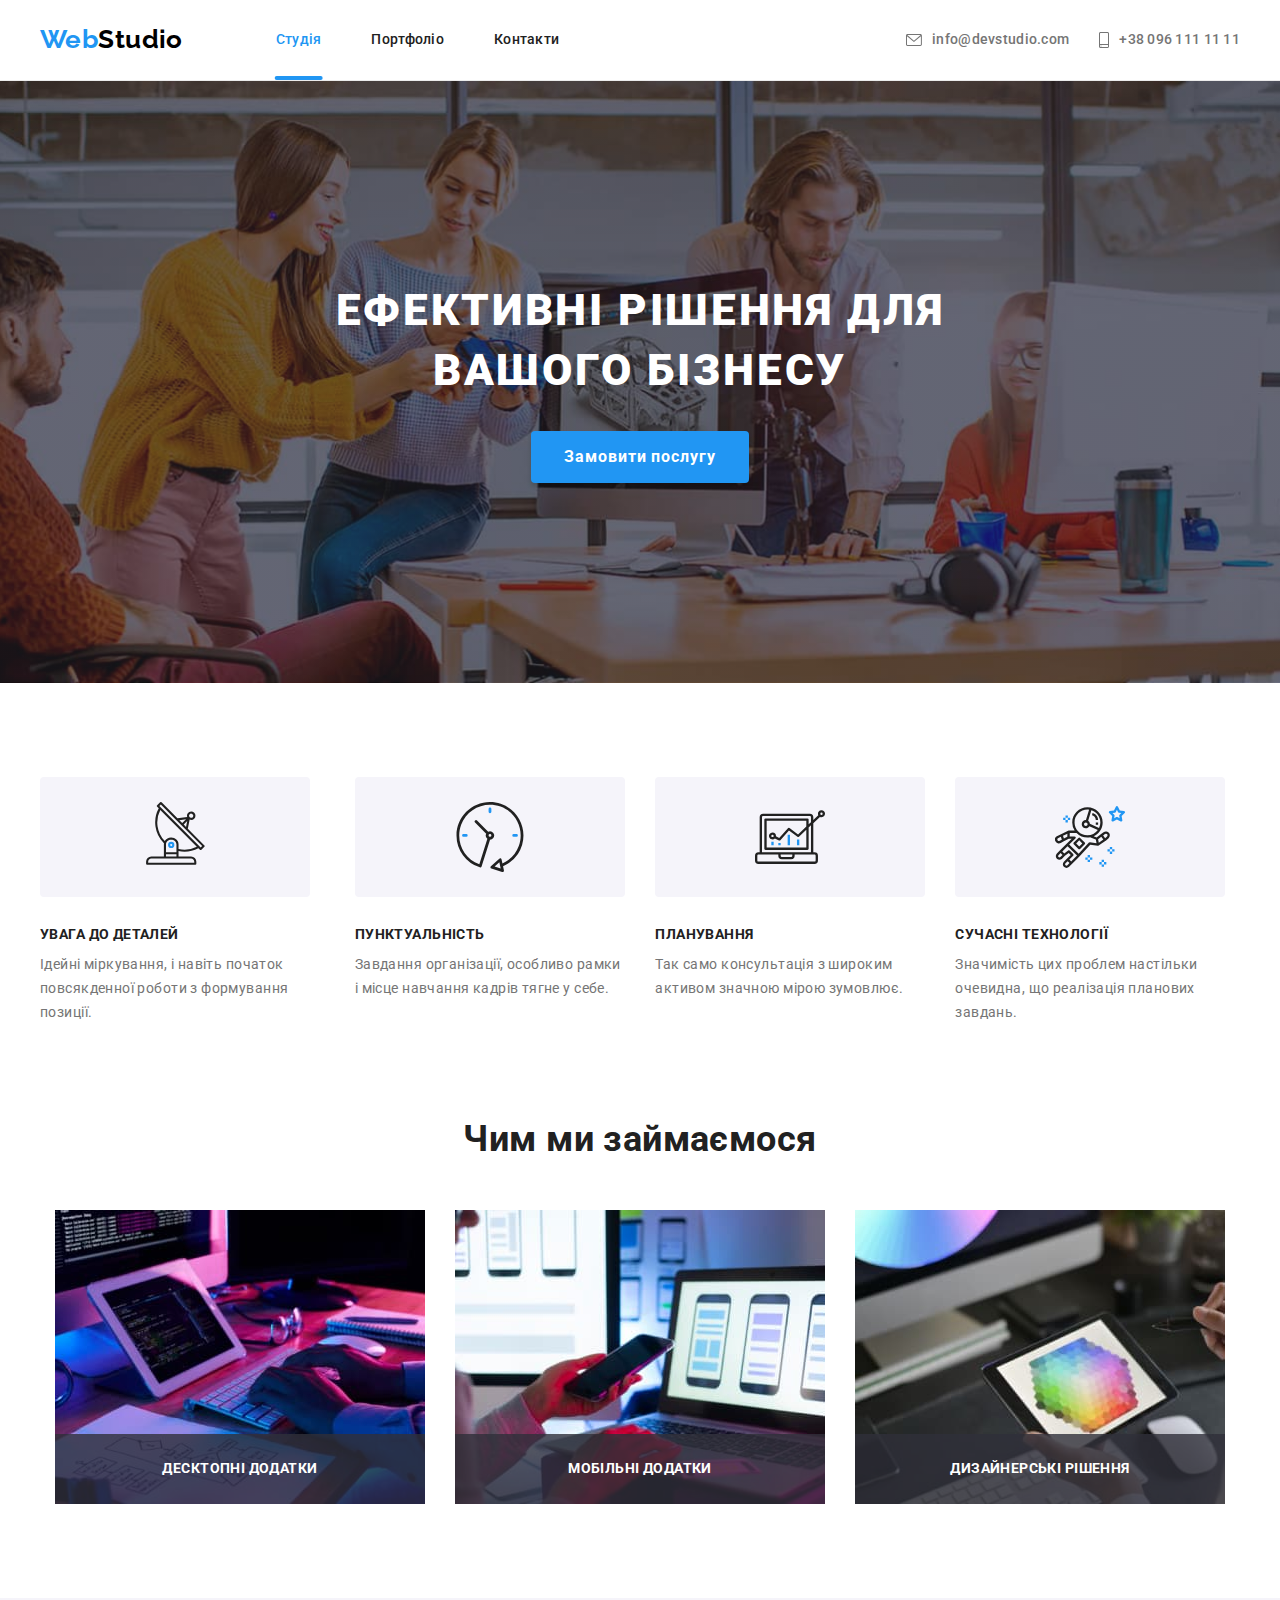
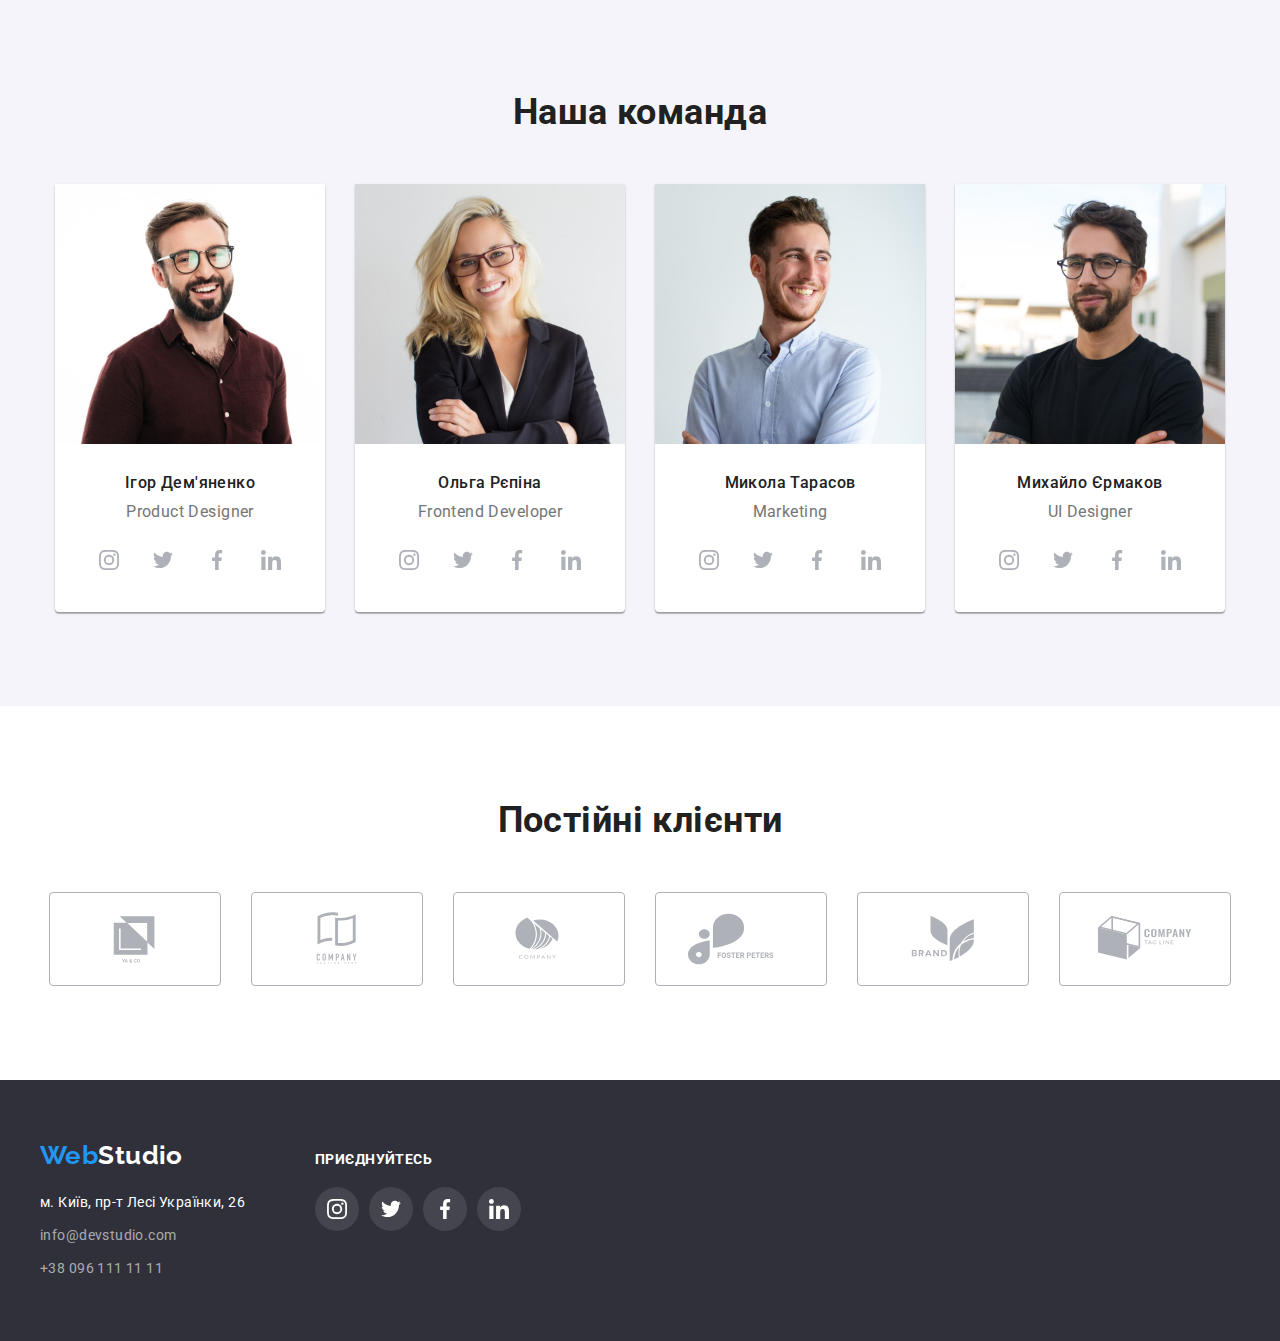
<file: index.html>
<!DOCTYPE html>
<html lang="uk">

<head>
  <meta charset="UTF-8" />
  <meta http-equiv="X-UA-Compatible" content="IE=edge" />
  <meta name="viewport" content="width=device-width, initial-scale=1.0" />
  <title>Studio</title>
  <link rel="preconnect" href="https://fonts.googleapis.com" />
  <link rel="preconnect" href="https://fonts.gstatic.com" crossorigin />
  <link href="https://fonts.googleapis.com/css2?family=Raleway:wght@700&family=Roboto:wght@400;500;700;900&display=swap"
    rel="stylesheet" />
  <link rel="stylesheet" href="https://cdnjs.cloudflare.com/ajax/libs/modern-normalize/1.1.0/modern-normalize.min.css"
    integrity="sha512-wpPYUAdjBVSE4KJnH1VR1HeZfpl1ub8YT/NKx4PuQ5NmX2tKuGu6U/JRp5y+Y8XG2tV+wKQpNHVUX03MfMFn9Q=="
    crossorigin="anonymous" referrerpolicy="no-referrer" />
  <link rel="stylesheet" href="./css/style.css" />
</head>

<body>
  <header class="header">
    <div class="container header-container">
      <nav class="header-navigation">
        <a class="icon" href="./index.html"><span class="icon-web">Web</span><span class="icon-studio">Studio</span></a>

        <ul class="nav-list list">
          <li class="nav-list-item">
            <a href="./index.html" class="link current">Студія</a>
          </li>
          <li class="nav-list-item">
            <a href="./portfolio.html" class="link">Портфоліо</a>
          </li>
          <li class="nav-list-item"><a href="" class="link">Контакти</a></li>
        </ul>
      </nav>
      <ul class="nav-contact list">
        <li>
          <a href="mailto:info@devstudio.com" target="_blank" class="contact"><svg class="icon-contact" width="16"
              height="12">
              <use href="./images/icons.svg#icon-header-icon-imail"></use>
            </svg>info@devstudio.com</a>
        </li>

        <li>
          <a href="tel:+380961111111" class="contact"><svg class="icon-contact" width="10" height="16">
              <use href="./images/icons.svg#icon-header-icon-tel"></use>
            </svg>+38 096 111 11 11</a>
        </li>
      </ul>
    </div>
  </header>
  <main>
    <section class="hero">
      <div class="container ">
        <h1 class="hero-title">Ефективні рішення для вашого бізнесу</h1>
        <button type="button" class="hero-button button" data-modal-open>
          Замовити послугу
        </button>
      </div>
    </section>

    <section class="section-qualities">
      <div class="container">
        <h2 class="title-invisible">Якості нашої компаніі</h2>



        <ul class="list qualities-list">
          <li>
            <div class="item"><svg class="icon-qualities" width="70" height="70">
                <use href="./images/icons.svg#icon-antenna-1"></use>
              </svg></div>
            <h3 class="qualities-title">УВАГА ДО ДЕТАЛЕЙ</h3>
            <p class="qualities-text">
              Ідейні міркування, і навіть початок повсякденної роботи з
              формування позиції.
            </p>
          </li>
          <li>
            <div class="item"><svg class="icon-qualities" width="70" height="70">
                <use href="./images/icons.svg#icon-clock-1"></use>
              </svg></div>
            <h3 class="qualities-title">ПУНКТУАЛЬНІСТЬ</h3>
            <p class="qualities-text">
              Завдання організації, особливо рамки і місце навчання кадрів
              тягне у себе.
            </p>
          </li>
          <li>
            <div class="item"><svg class="icon-qualities" width="70" height="70">
                <use href="./images/icons.svg#icon-diagram-1"></use>
              </svg></div>
            <h3 class="qualities-title">ПЛАНУВАННЯ</h3>
            <p class="qualities-text">
              Так само консультація з широким активом значною мірою зумовлює.
            </p>
          </li>
          <li>
            <div class="item"><svg class="icon-qualities" width="70" height="70">
                <use href="./images/icons.svg#icon-astronaut-1"></use>
              </svg></div>
            <h3 class="qualities-title">СУЧАСНІ ТЕХНОЛОГІЇ</h3>
            <p class="qualities-text">
              Значимість цих проблем настільки очевидна, що реалізація
              планових завдань.
            </p>
          </li>
        </ul>


      </div>
    </section>

    <section class="qualities-pictures">
      <div class="container">
        <h2 class="section-title">Чим ми займаємося</h2>
        <ul class="list qualities-pictures-list">
          <li class="qualities-pictures-item">
            <img class="image-qualities" src="./images/box1.jpg" alt="На малюнку зоображена Розробка" width="370" />
            <div class="qualities-box">
              <p class="qualities-top-text">Десктопні додатки</p>
            </div>

          </li>
          <li class="qualities-pictures-item">
            <img class="image-qualities" src="./images/box2.jpg" alt="На малюнку зоображена Оптимізація" width="370" />
            <div class="qualities-box">
              <p class="qualities-top-text">Мобільні додатки</p>
            </div>
          </li>
          <li class="qualities-pictures-item">
            <img class="image-qualities" src="./images/box3.jpg" alt="На малюнку зоображений Дизайн" width="370" />
            <div class="qualities-box">
              <p class="qualities-top-text">Дизайнерські рішення</p>
            </div>
          </li>
        </ul>
      </div>
    </section>

    <section class="section-our-team">
      <div class="container">
        <h2 class="section-title">Наша команда</h2>

        <div class="box-our-team">
          <ul class="our-team-list list">
            <li class="our-team-item">
              <img class="image-our-team" src="./images/img.jpg" alt="Фото Ігор Дем'яненко" width="270" />

              <div class="our-team-box">
                <h3 class="our-team-title">Ігор Дем'яненко</h3>
                <p class="our-team-text" lang="en">Product Designer</p>

                <ul class="our-team-icon list">
                  <li class="our-team-soc">
                    <a href="https://www.instagram.com" target="_blank" rel="noopener noreferrer" class="our-team-link">
                      <svg class="our-team-svg" width="20" height="20">
                        <use href="./images/icons.svg#icon-instagram-2"></use>
                      </svg>
                    </a>
                  </li>
                  <li class="our-team-soc">
                    <a href="https://twitter.com" target="_blank" rel="noopener noreferrer" class="our-team-link">
                      <svg class="our-team-svg" width="20" height="20">
                        <use href="./images/icons.svg#icon-twitter-1"></use>
                      </svg>
                    </a>
                  </li>
                  <li class="our-team-soc">
                    <a href="https://www.facebook.com" target="_blank" rel="noopener noreferrer" class="our-team-link">
                      <svg class="our-team-svg" width="20" height="20">
                        <use href="./images/icons.svg#icon-facebook-1"></use>
                      </svg>
                    </a>
                  </li>
                  <li class="our-team-soc">
                    <a href="https://www.linkedin.com" target="_blank" rel="noopener noreferrer" class="our-team-link">
                      <svg class="our-team-svg" width="20" height="20">
                        <use href="./images/icons.svg#icon-linkedin-1"></use>
                      </svg>
                    </a>
                  </li>
                </ul>

              </div>
            </li>

            <li class="our-team-item">
              <img class="image-our-team" src="./images/img(1).jpg" alt="Фото Ольга Рєпіна" width="270" />

              <div class="our-team-box">
                <h3 class="our-team-title">Ольга Рєпіна</h3>
                <p class="our-team-text" lang="en">Frontend Developer</p>

                <ul class="our-team-icon list">
                  <li class="our-team-soc">
                    <a href="https://www.instagram.com" target="_blank" rel="noopener noreferrer" class="our-team-link">
                      <svg class="our-team-svg" width="20" height="20">
                        <use href="./images/icons.svg#icon-instagram-2"></use>
                      </svg>
                    </a>
                  </li>
                  <li class="our-team-soc">
                    <a href="https://twitter.com" target="_blank" rel="noopener noreferrer" class="our-team-link">
                      <svg class="our-team-svg" width="20" height="20">
                        <use href="./images/icons.svg#icon-twitter-1"></use>
                      </svg>
                    </a>
                  </li>
                  <li class="our-team-soc">
                    <a href="https://www.facebook.com" target="_blank" rel="noopener noreferrer" class="our-team-link">
                      <svg class="our-team-svg" width="20" height="20">
                        <use href="./images/icons.svg#icon-facebook-1"></use>
                      </svg>
                    </a>
                  </li>
                  <li class="our-team-soc">
                    <a href="https://www.linkedin.com" target="_blank" rel="noopener noreferrer" class="our-team-link">
                      <svg class="our-team-svg" width="20" height="20">
                        <use href="./images/icons.svg#icon-linkedin-1"></use>
                      </svg>
                    </a>
                  </li>
                </ul>
              </div>
            </li>

            <li class="our-team-item">
              <img class="image-our-team" src="./images/img(2).jpg" alt="Фото Микола Тарасов" width="270" />

              <div class="our-team-box">
                <h3 class="our-team-title">Микола Тарасов</h3>
                <p class="our-team-text" lang="en">Marketing</p>

                <ul class="our-team-icon list">
                  <li class="our-team-soc">
                    <a href="https://www.instagram.com" target="_blank" rel="noopener noreferrer" class="our-team-link">
                      <svg class="our-team-svg" width="20" height="20">
                        <use href="./images/icons.svg#icon-instagram-2"></use>
                      </svg>
                    </a>
                  </li>
                  <li class="our-team-soc">
                    <a href="https://twitter.com" target="_blank" rel="noopener noreferrer" class="our-team-link">
                      <svg class="our-team-svg" width="20" height="20">
                        <use href="./images/icons.svg#icon-twitter-1"></use>
                      </svg>
                    </a>
                  </li>
                  <li class="our-team-soc">
                    <a href="https://www.facebook.com" target="_blank" rel="noopener noreferrer" class="our-team-link">
                      <svg class="our-team-svg" width="20" height="20">
                        <use href="./images/icons.svg#icon-facebook-1"></use>
                      </svg>
                    </a>
                  </li>
                  <li class="our-team-soc">
                    <a href="https://www.linkedin.com" target="_blank" rel="noopener noreferrer" class="our-team-link">
                      <svg class="our-team-svg" width="20" height="20">
                        <use href="./images/icons.svg#icon-linkedin-1"></use>
                      </svg>
                    </a>
                  </li>
                </ul>
              </div>
            </li>

            <li class="our-team-item">
              <img class="image-our-team" src="./images/img(3).jpg" alt="Фото Михайло Єрмаков" width="270" />

              <div class="our-team-box">
                <h3 class="our-team-title">Михайло Єрмаков</h3>
                <p class="our-team-text" lang="en">UI Designer</p>

                <ul class="our-team-icon list">
                  <li class="our-team-soc">
                    <a href="https://www.instagram.com" target="_blank" rel="noopener noreferrer" class="our-team-link">
                      <svg class="our-team-svg" width="20" height="20">
                        <use href="./images/icons.svg#icon-instagram-2"></use>
                      </svg>
                    </a>
                  </li>
                  <li class="our-team-soc">
                    <a href="https://twitter.com" target="_blank" rel="noopener noreferrer" class="our-team-link">
                      <svg class="our-team-svg" width="20" height="20">
                        <use href="./images/icons.svg#icon-twitter-1"></use>
                      </svg>
                    </a>
                  </li>
                  <li class="our-team-soc">
                    <a href="https://www.facebook.com" target="_blank" rel="noopener noreferrer" class="our-team-link">
                      <svg class="our-team-svg" width="20" height="20">
                        <use href="./images/icons.svg#icon-facebook-1"></use>
                      </svg>
                    </a>
                  </li>
                  <li class="our-team-soc">
                    <a href="https://www.linkedin.com" target="_blank" rel="noopener noreferrer" class="our-team-link">
                      <svg class="our-team-svg" width="20" height="20">
                        <use href="./images/icons.svg#icon-linkedin-1"></use>
                      </svg>
                    </a>
                  </li>
                </ul>
              </div>
            </li>
          </ul>
        </div>
      </div>
    </section>
    <section class="regular-customers">
      <div class="container">
        <h2 class="customers-title">Постійні клієнти </h2>
        <ul class="customers-list list">
          <li class="customers-item">
            <a href="#" class="customers-link">
              <svg class="customers-icon" width="106" height="60">
                <use href="./images/icons.svg#icon-klients1"></use>
              </svg>
            </a>
          </li>
          <li class="customers-item">
            <a href="#" class="customers-link">
              <svg class="customers-icon" width="106" height="60">
                <use href="./images/icons.svg#icon-klients2"></use>
              </svg>
            </a>
          </li>
          <li class="customers-item">
            <a href="#" class="customers-link">
              <svg class="customers-icon" width="106" height="60">
                <use href="./images/icons.svg#icon-klients3"></use>
              </svg>
            </a>
          </li>
          <li class="customers-item">
            <a href="#" class="customers-link">
              <svg class="customers-icon" width="106" height="60">
                <use href="./images/icons.svg#icon-klients4"></use>
              </svg>
            </a>
          </li>
          <li class="customers-item">
            <a href="#" class="customers-link">
              <svg class="customers-icon" width="106" height="60">
                <use href="./images/icons.svg#icon-klients5"></use>
              </svg>
            </a>
          </li>
          <li class="customers-item">
            <a href="#" class="customers-link">
              <svg class="customers-icon" width="106" height="60">
                <use href="./images/icons.svg#icon-klients6"></use>
              </svg>
            </a>
          </li>
        </ul>
      </div>

    </section>

  </main>

  <footer class="footer list">
    <div class="container box-footer">
      <div class="box-address">
        <a class="icon" href="./index.html"><span class="icon-web">Web</span><span class="icon-studio">Studio</span></a>

        <address>
          <ul class="address list">
            <li class="footer-item">
              <a class="footer-address" href="https://goo.gl/maps/MC3FKYj6ZszySW3c8" target="_blank"
                rel="noreferrer noopener">
                м. Київ, пр-т Лесі Українки, 26 </a>
            </li>
            <li class="footer-item">
              <a class="footer-contact" href="mailto:info@devstudio.com" target="_blank">info@devstudio.com</a>
            </li>
            <li class="footer-item">
              <a class="footer-contact" href="tel:+380961111111">+38 096 111 11 11</a>
            </li>
          </ul>
        </address>
      </div>

      <div class="box-soc-footer">
        <p class="soc-title">приєднуйтесь</p>

        <ul class="soc-icon-footer-list list">
          <li class="item-icon-footer">
            <a href="https://www.instagram.com" target="_blank" rel="noopener noreferrer" class="footer-soc-linc">
              <svg class="soc-icon-footer" width="20" height="20">
                <use href="./images/icons.svg#icon-instagram-2"></use>
              </svg>
            </a>
          </li>
          <li class="item-icon-footer">
            <a href="https://twitter.com" target="_blank" rel="noopener noreferrer" class="footer-soc-linc">
              <svg class="soc-icon-footer" width="20" height="20">
                <use href="./images/icons.svg#icon-twitter-1"></use>
              </svg>
            </a>
          </li>
          <li class="item-icon-footer">
            <a href="https://www.facebook.com" target="_blank" rel="noopener noreferrer" class="footer-soc-linc">
              <svg class="soc-icon-footer" width="20" height="20">
                <use href="./images/icons.svg#icon-facebook-1"></use>
              </svg>
            </a>
          </li>
          <li class="item-icon-footer">
            <a href="https://www.linkedin.com" target="_blank" rel="noopener noreferrer" class="footer-soc-linc">
              <svg class="soc-icon-footer" width="20" height="20">
                <use href="./images/icons.svg#icon-linkedin-1"></use>
              </svg>
            </a>
          </li>
        </ul>
      </div>
    </div>
  </footer>
  <div class="backdrop is-hidden " data-modal>
    <div class="modal">
      <button type="button" class="modal-close" data-modal-close>
        <svg class="icon-close" width="11" height="11">
          <use href="./images/icons.svg#icon-x"></use>
        </svg>

      </button>
    </div>
  </div>
  <script src="./js/modal.js"></script>
</body>

</html>
</file>
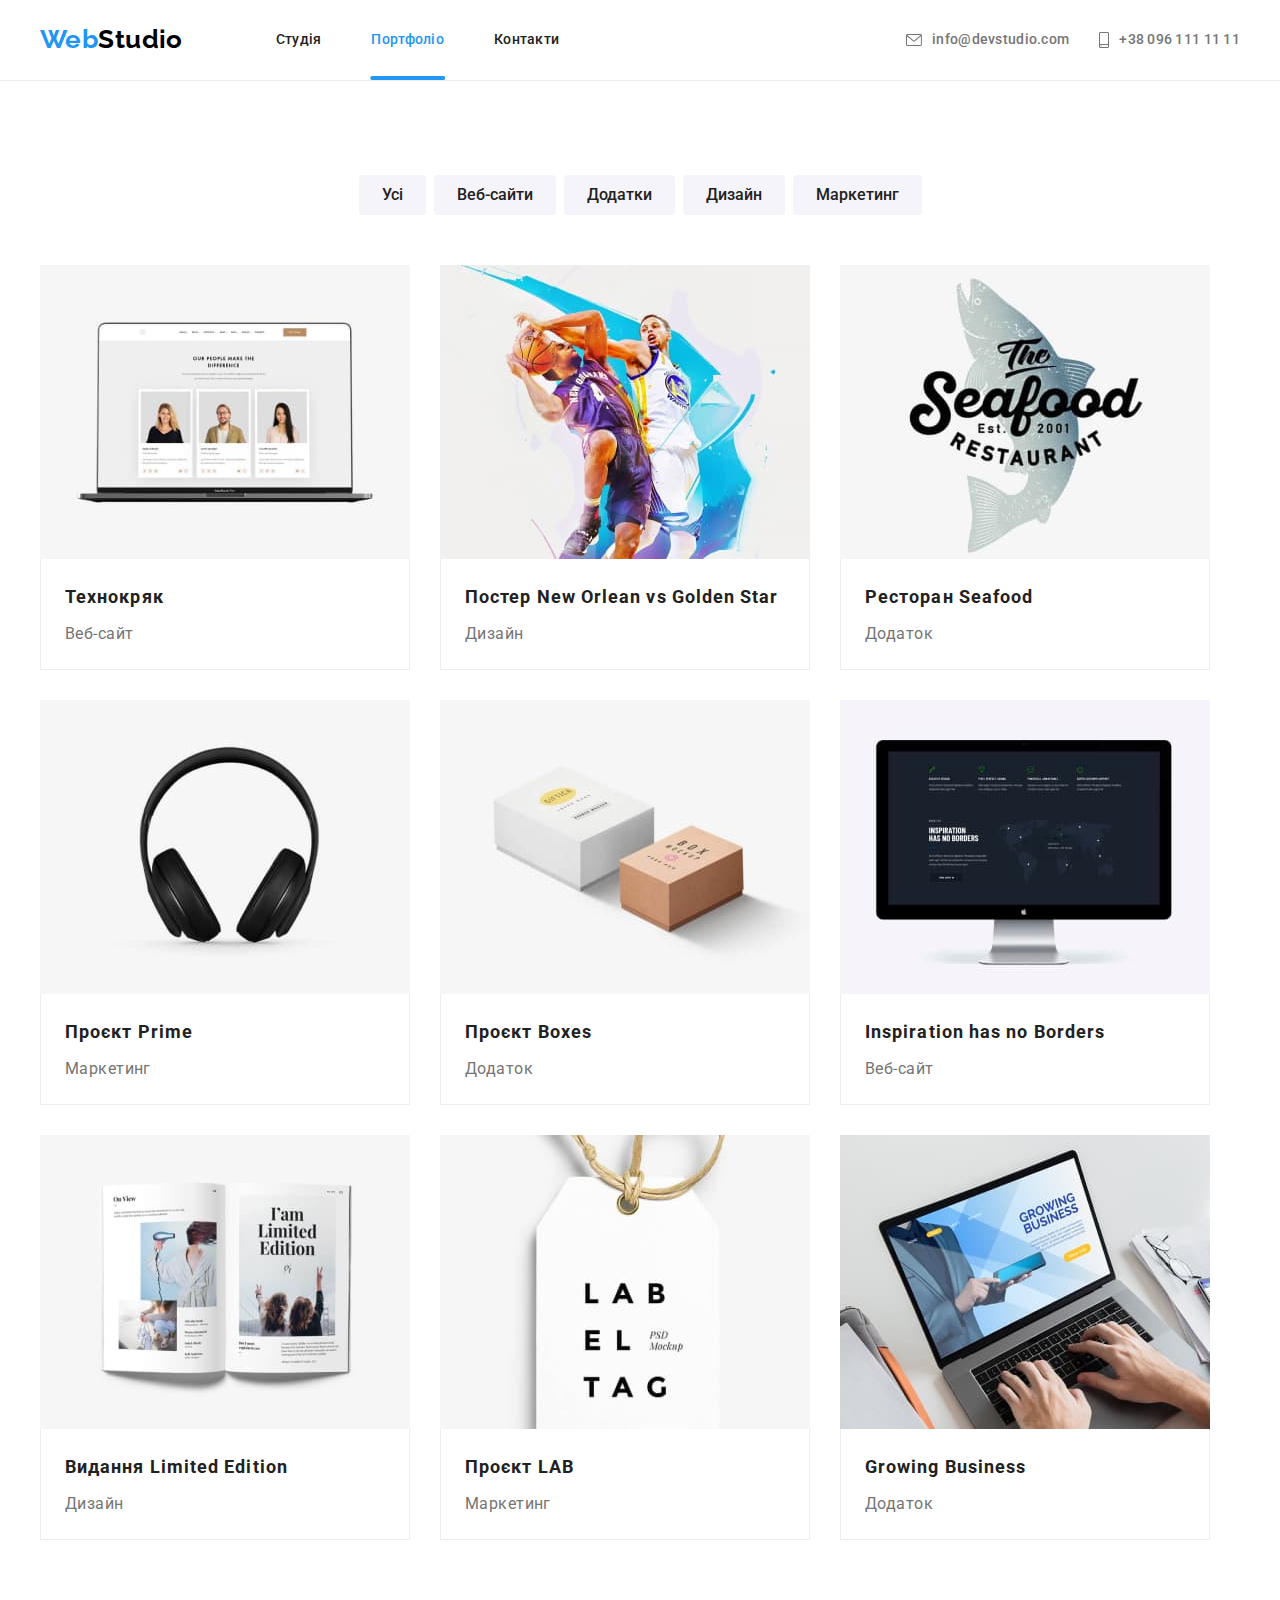
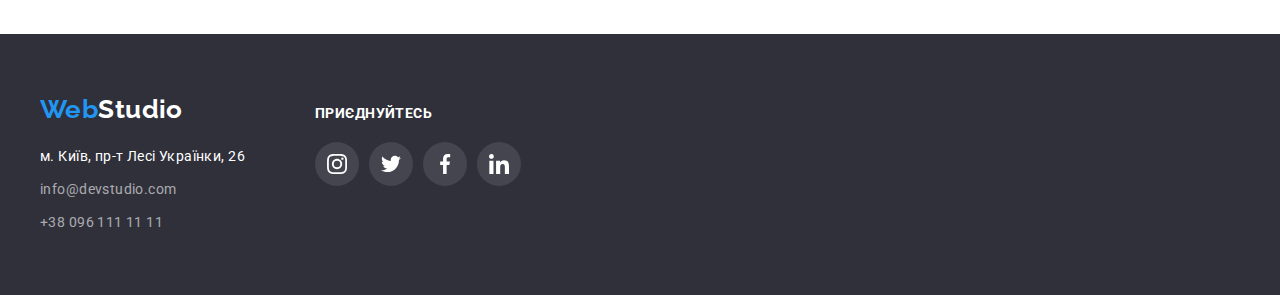
<file: portfolio.html>
<!DOCTYPE html>
<html lang="uk">

<head>
  <meta charset="UTF-8" />
  <meta http-equiv="X-UA-Compatible" content="IE=edge" />
  <meta name="viewport" content="width=device-width, initial-scale=1.0" />
  <title>Studio</title>
  <link rel="preconnect" href="https://fonts.googleapis.com" />
  <link rel="preconnect" href="https://fonts.gstatic.com" crossorigin />
  <link href="https://fonts.googleapis.com/css2?family=Raleway:wght@700&family=Roboto:wght@400;500;700;900&display=swap"
    rel="stylesheet" />
  <link rel="stylesheet" href="https://cdnjs.cloudflare.com/ajax/libs/modern-normalize/1.1.0/modern-normalize.min.css"
    integrity="sha512-wpPYUAdjBVSE4KJnH1VR1HeZfpl1ub8YT/NKx4PuQ5NmX2tKuGu6U/JRp5y+Y8XG2tV+wKQpNHVUX03MfMFn9Q=="
    crossorigin="anonymous" referrerpolicy="no-referrer" />
  <link rel="stylesheet" href="./css/style.css" />
</head>

<body>
  <header class="header">
    <div class="container header-container">
      <nav class="header-navigation">
        <a class="icon" href="./index.html"><span class="icon-web">Web</span><span class="icon-studio">Studio</span></a>

        <ul class="nav-list list">
          <li class="nav-list-item">
            <a href="./index.html" class="link ">Студія</a>
          </li>
          <li class="nav-list-item">
            <a href="./portfolio.html" class="link current">Портфоліо</a>
          </li>
          <li class="nav-list-item"><a href="" class="link">Контакти</a></li>
        </ul>
      </nav>
      <ul class="nav-contact list">
        <li>
          <a href="mailto:info@devstudio.com" target="_blank" class="contact"><svg class="icon-contact" width="16"
              height="12">
              <use href="./images/icons.svg#icon-header-icon-imail"></use>
            </svg>info@devstudio.com</a>
        </li>

        <li>
          <a href="tel:+380961111111" class="contact"><svg class="icon-contact" width="10" height="16">
              <use href="./images/icons.svg#icon-header-icon-tel"></use>
            </svg>+38 096 111 11 11</a>
        </li>
      </ul>
    </div>
  </header>
  <main>
    <!-- filter -->
    <section class="portfolio">
      <div class="container">
        <h1 class="title-invisible">Приклади наших робіт</h1>
        <ul class="list-filter list">
          <li>
            <button type="button" class="button-filter button">Усі</button>
          </li>
          <li>
            <button type="button" class="button-filter button">
              Веб-сайти
            </button>
          </li>
          <li>
            <button type="button" class="button-filter button">
              Додатки
            </button>
          </li>
          <li>
            <button type="button" class="button-filter button">Дизайн</button>
          </li>
          <li>
            <button type="button" class="button-filter button">
              Маркетинг
            </button>
          </li>
        </ul>


        <!-- examples of our works -->
        <ul class="examples-list list ">
          <li class="examples-item">
            <a class="examples-link" href="#">

              <div class="examples-top-box">
                <img src="./images/titleimg(1).jpg" alt="зоображення веб-сайту технокряк" width="370" />
                <p class="examples-top-text">Ресурс пропонує комплексні пропозиції з різним рівнем функціоналу та
                  сервісів. Все це
                  дозволить відвідувачу
                  отримати
                  вичерпні відомості про компанію чи приватну особу.</p>
              </div>
              <div class="examples-box">
                <h3 class="examples-title">Технокряк</h3>
                <p class="examples-text">Веб-сайт</p>
              </div>
            </a>
          </li>
          <li class="examples-item">

            <a class="examples-link" href="#">
              <div class="examples-top-box">
                <img src="./images/titleimg1(1).jpg" alt="зоображення дизайну Постер New Orlean vs Golden Star "
                  width="370" />
                <p class="examples-top-text">Ресурс пропонує комплексні пропозиції з різним рівнем функціоналу та
                  сервісів. Все це дозволить відвідувачу
                  отримати
                  вичерпні відомості про компанію чи приватну особу.</p>
              </div>
              <div class="examples-box">
                <h3 class="examples-title">Постер New Orlean vs Golden Star</h3>
                <p class="examples-text">Дизайн</p>
              </div>
            </a>
          </li>

          <li class="examples-item">
            <a class="examples-link" href="#">
              <div class="examples-top-box">
                <img src="./images/titleimg3(1).jpg" alt="зоображення Додаток Ресторан Seafood " width="370" />
                <p class="examples-top-text">Ресурс пропонує комплексні пропозиції з різним рівнем функціоналу та
                  сервісів. Все це дозволить відвідувачу
                  отримати
                  вичерпні відомості про компанію чи приватну особу.</p>
              </div>
              <div class="examples-box">
                <h3 class="examples-title">Ресторан Seafood</h3>
                <p class="examples-text">Додаток</p>
              </div>
            </a>
          </li>
          <li class="examples-item">
            <a class="examples-link" href="#">
              <div class="examples-top-box">
                <img src="./images/titleimg4(1).jpg" alt="зоображення Маркетинг Проєкт Prime" width="370" />
                <p class="examples-top-text">Ресурс пропонує комплексні пропозиції з різним рівнем функціоналу та
                  сервісів. Все це дозволить відвідувачу
                  отримати
                  вичерпні відомості про компанію чи приватну особу.</p>
              </div>
              <div class="examples-box">
                <h3 class="examples-title">Проєкт Prime</h3>
                <p class="examples-text">Маркетинг</p>
              </div>
            </a>
          </li>
          <li class="examples-item">
            <a class="examples-link" href="#">

              <div class="examples-top-box">
                <img src="./images/titleimg5(1).jpg" alt="зоображення Додаток Проєкт Boxes " width="370" />
                <p class="examples-top-text">Ресурс пропонує комплексні пропозиції з різним рівнем функціоналу та
                  сервісів. Все це дозволить відвідувачу
                  отримати
                  вичерпні відомості про компанію чи приватну особу.</p>
              </div>
              <div class="examples-box">
                <h3 class="examples-title">Проєкт Boxes</h3>
                <p class="examples-text">Додаток</p>
              </div>
            </a>
          </li>
          <li class="examples-item">
            <a class="examples-link" href="#">
              <div class="examples-top-box">
                <img src="./images/titleimg6(1).jpg" alt="зоображення Веб-сайт Inspiration has no Borders "
                  width="370" />
                <p class="examples-top-text">Ресурс пропонує комплексні пропозиції з різним рівнем функціоналу та
                  сервісів. Все це дозволить відвідувачу
                  отримати
                  вичерпні відомості про компанію чи приватну особу.</p>
              </div>
              <div class="examples-box">
                <h3 class="examples-title">Inspiration has no Borders</h3>
                <p class="examples-text">Веб-сайт</p>
              </div>
            </a>
          </li>
          <li class="examples-item">
            <a class="examples-link" href="#">
              <div class="examples-top-box">
                <img src="./images/titleimg7(1).jpg" alt="зоображення Дизайн Видання Limited Edition" width="370" />
                <p class="examples-top-text">Ресурс пропонує комплексні пропозиції з різним рівнем функціоналу та
                  сервісів. Все це дозволить відвідувачу
                  отримати
                  вичерпні відомості про компанію чи приватну особу.</p>
              </div>
              <div class="examples-box">
                <h3 class="examples-title">Видання Limited Edition</h3>
                <p class="examples-text">Дизайн</p>
              </div>
            </a>
          </li>
          <li class="examples-item">
            <a class="examples-link" href="#">
              <div class="examples-top-box">
                <img src="./images/titleimg8(1).jpg" alt="зоображення Маркетинг Проєкт LAB" width="370" />
                <p class="examples-top-text">Ресурс пропонує комплексні пропозиції з різним рівнем функціоналу та
                  сервісів. Все це дозволить відвідувачу
                  отримати
                  вичерпні відомості про компанію чи приватну особу.</p>
              </div>

              <div class="examples-box">
                <h3 class="examples-title">Проєкт LAB</h3>
                <p class="examples-text">Маркетинг</p>
              </div>
            </a>
          </li>
          <li class="examples-item">
            <a class="examples-link" href="#">
              <div class="examples-top-box">
                <img src="./images/titleimg9(1).jpg" alt="зоображення Додаток Growing Business" width="370" />
                <p class="examples-top-text">Ресурс пропонує комплексні пропозиції з різним рівнем функціоналу та
                  сервісів. Все це дозволить відвідувачу
                  отримати
                  вичерпні відомості про компанію чи приватну особу.</p>
              </div>
              <div class="examples-box">
                <h3 class="examples-title">Growing Business</h3>
                <p class="examples-text">Додаток</p>
              </div>
            </a>
          </li>
        </ul>
      </div>
    </section>
  </main>
  <footer class="footer list">
    <div class="container box-footer">
      <div class="box-address">
        <a class="icon" href="./index.html"><span class="icon-web">Web</span><span class="icon-studio">Studio</span></a>

        <address>
          <ul class="address list">
            <li class="footer-item">
              <a class="footer-address" href="https://goo.gl/maps/MC3FKYj6ZszySW3c8" target="_blank"
                rel="noreferrer noopener">
                м. Київ, пр-т Лесі Українки, 26 </a>
            </li>
            <li class="footer-item">
              <a class="footer-contact" href="mailto:info@devstudio.com" target="_blank">info@devstudio.com</a>
            </li>
            <li class="footer-item">
              <a class="footer-contact" href="tel:+380961111111">+38 096 111 11 11</a>
            </li>
          </ul>
        </address>
      </div>

      <div class="box-soc-footer">
        <p class="soc-title">приєднуйтесь</p>

        <ul class="soc-icon-footer-list list">
          <li class="item-icon-footer">
            <a href="https://www.instagram.com" target="_blank" rel="noopener noreferrer" class="footer-soc-linc">
              <svg class="soc-icon-footer" width="20" height="20">
                <use href="./images/icons.svg#icon-instagram-2"></use>
              </svg>
            </a>
          </li>
          <li class="item-icon-footer">
            <a href="https://twitter.com" target="_blank" rel="noopener noreferrer" class="footer-soc-linc">
              <svg class="soc-icon-footer" width="20" height="20">
                <use href="./images/icons.svg#icon-twitter-1"></use>
              </svg>
            </a>
          </li>
          <li class="item-icon-footer">
            <a href="https://www.facebook.com" target="_blank" rel="noopener noreferrer" class="footer-soc-linc">
              <svg class="soc-icon-footer" width="20" height="20">
                <use href="./images/icons.svg#icon-facebook-1"></use>
              </svg>
            </a>
          </li>
          <li class="item-icon-footer">
            <a href="https://www.linkedin.com" target="_blank" rel="noopener noreferrer" class="footer-soc-linc">
              <svg class="soc-icon-footer" width="20" height="20">
                <use href="./images/icons.svg#icon-linkedin-1"></use>
              </svg>
            </a>
          </li>
        </ul>
      </div>
    </div>
  </footer>
</body>

</html>
</file>
<file: css/style.css>
:root {
  --primary-text-color: #757575;
  --secondary-text-color: #212121;

  --primary-background-color: #ffffff;
  --secondary-background-color: #2f303a;
  --header-background-color: #ffffff;
  --filrer-button-background-color: #f5f4fa;
  --our-team-background-color: #f5f4fa;
  --active-color: #2196f3;

  --white-color-text: #ffffff;
  --black-color-text: #000000;

  --icon-primary-color: #AFB1B8;

 --primary-duration-timing:  250ms  cubic-bezier(0.4, 0, 0.2, 1);

}

h1,
h2,
h3,
h4,
h5,
h6,
p {
  margin: 0;
}

ul,
ol {
  margin: 0;
  padding-left: 0;
  
}

body {
  background: var(--primary-background-color);
  font-family: "Roboto", sans-serif;
  color: var(--primary-text-color);
  letter-spacing: 0.03em;
  font-size: 14px;
  margin: 0;

}

.list {
  list-style: none;
}

.button {
  font-family: inherit;
  border: 1px solid transparent;
}

.container {
  width: 1200px;
  padding-left: 15px;
  padding-right: 15px;
  margin: 0 auto;
}

.title-invisible {
  position: absolute;
  width: 1px;
  height: 1px;
  margin: -1px;
  border: 0;
  padding: 0;
  white-space: nowrap;
  clip-path: inset(100%);
  clip: rect(0 0 0 0);
  overflow: hidden;
}

/* header */

.header {
  padding-top: 24px;
  padding-bottom: 25px;
  border-bottom: 1px solid #ececec;
}

.header-container {
  display: flex;
  align-items: center;
  margin-right: auto;

}

.header-navigation {
  display: flex;
  align-items: center;
  margin-right: auto;
}

.icon {
  font-family: "Raleway", sans-serif;
  font-weight: 700;
  font-size: 26px;
  line-height: 1.2;
  text-decoration: none;
}

.icon-web {
  color: var(--active-color);
}

.icon-studio {
  color: var(--black-color-text);
}

.footer .icon-studio {
  color: var(--white-color-text);
}

.header .nav-list .current {
  color: var(--active-color);
}

/* navigation */

.nav-list {
  display: flex;
  gap: 50px;
  margin-left: 93px;
}

.nav-list .link {
  font-weight: 500;
  line-height: 1.14;
  letter-spacing: 0.02em;
  color: var(--secondary-text-color);
  text-decoration: none;
  transition: color var(--primary-duration-timing);
  position: relative;
}

.current::after {
  position: absolute;
  content: "";
  height: 4px;
  width: calc(100% + 3px);
  background: #2196F3;
  border-radius: 2px;
  bottom: -33px;
  left: 50%;
  transform: translateX(-50%);
}

.nav-list .link:focus,
.nav-list .link:hover {
  color: var(--active-color);

}

.nav-contact {
  display: flex;
  gap: 30px;
}

.nav-contact .contact {
  font-weight: 500;
  line-height: 1.14;
  letter-spacing: 0.02em;
  color: var(--primary-text-color);
  text-decoration: none;
  display: flex;
  gap: 10px;
  align-items: center;
  transition: color var(--primary-duration-timing);
}

.icon-contact {
  fill: var(--primary-text-color);
}

.nav-contact .contact:hover,
.nav-contact .contact:focus {
  color: var(--active-color);

}

.contact:hover .icon-contact,
.contact:focus .icon-contact {
  fill: var(--active-color);
  transition: fill var(--primary-duration-timing);
}

/* hero */

.hero {
  background-color: var(--secondary-background-color);
  background-image:
    linear-gradient(rgba(47, 48, 58, 0.4), rgba(47, 48, 58, 0.4)), url(../images/background-fon-hero.jpg);
  background-repeat: no-repeat;
  background-position: center;
  background-size: cover;
  padding: 200px 0;
  max-width: 1600px;
  margin: 0 auto;
}

.hero-title {
  font-weight: 900;
  font-size: 44px;
  line-height: 1.36;
  letter-spacing: 0.06em;
  text-transform: uppercase;
  color: var(--white-color-text);
  width: 696px;
  margin: 0 auto;
  text-align: center;
}

.hero-button {
  font-weight: 700;
  font-size: 16px;
  line-height: 1.87;
  letter-spacing: 0.06em;
  color: var(--white-color-text);
  background: var(--active-color);
  cursor: pointer;

  border-radius: 4px;
  padding: 10px 32px;
  box-shadow: 0px 4px 4px rgba(0, 0, 0, 0.15);
  margin: 0 auto;
  display: block;
  margin-top: 30px;
}

.hero-button:focus {
  color: none;
}

/* section qualities our company  */

.qualities-list {
  display: flex;
  gap: 30px;

}


.section-qualities {
  padding: 94px 0;
}



.section-qualities .item {
  background: #F5F4FA;
  border-radius: 4px;
  display: flex;
  justify-content: center;
  width: 270px;
  height: 120px;
  align-items: center;
}


.qualities-title {
  font-size: 14px;
  line-height: 1.14;
  text-transform: uppercase;
  color: var(--secondary-text-color);
  margin-top: 30px;
}

.qualities-text {
  line-height: 1.71;
  margin-top: 10px;
}

.qualities-pictures {
  padding: 0 0 94px 0;
}

.section-title {
  font-size: 36px;
  line-height: 1.16;
  text-align: center;
  color: var(--secondary-text-color);
}

.qualities-pictures-list {
  display: flex;
  gap: 30px;
  margin-top: 50px;
  justify-content: center;
}

.image-qualities {
  display: block;
}

.qualities-pictures-item {
  position: relative;
  width: 370px;
  height: 294px;
}

.qualities-box {
  background: rgba(47, 48, 58, 0.8);
  width: 370px;
  height: 70px;
  display: flex;
  justify-content: center;
  align-items: center;
  position: absolute;
  bottom: 0;
}

.qualities-top-text {
  line-height: 1.14;
  font-weight: 700;
  text-transform: uppercase;
  color: var(--white-color-text);



}

/* our-team */

.section-our-team {
  padding: 94px 0;
  background: var(--our-team-background-color);
}

.box-our-team {
  margin-top: 50px;
}

.our-team-box {
  padding: 30px 0;
}

.our-team-icon {
  margin-top: 16px;
  display: flex;
  justify-content: center;
  gap: 10px;
}

.our-team-soc {
  width: 44px;
  height: 44px;

}

.our-team-svg {
  fill: var(--icon-primary-color);
  transition: fill var(--primary-duration-timing);
}

.our-team-link:hover .our-team-svg,
.our-team-link:focus .our-team-svg {
  fill: var(--white-color-text);
}


.our-team-link {
  transition: background-color var(--primary-duration-timing);
  width: 100%;
  height: 100%;
  border-radius: 50%;
  display: flex;
  justify-content: center;
  align-items: center;
}

.our-team-link:hover,
.our-team-link:focus {
  background-color: var(--active-color);
}


.our-team-item {
  background: var(--primary-background-color);
  text-align: center;
  box-shadow: 0px 1px 3px rgba(0, 0, 0, 0.12), 0px 1px 1px rgba(0, 0, 0, 0.14),
    0px 2px 1px rgba(0, 0, 0, 0.2);
  border-radius: 0px 0px 4px 4px;
}

.our-team-list {
  display: flex;
  justify-content: center;
  gap: 30px;

}


.our-team-title {
  font-weight: 500;
  font-size: 16px;
  line-height: 1.18;
  color: var(--secondary-text-color);
}

.our-team-text {
  font-size: 16px;
  line-height: 1.18;

  margin-top: 10px;
}

.image-our-team {
  display: block;
}

/* regular customers */

.regular-customers {
  padding: 94px 0;
}

.customers-title {
  font-size: 36px;
  line-height: 1.16;
  text-align: center;
  color: var(--secondary-text-color);
}

.customers-list {
  margin-top: 50px;
  display: flex;
  gap: 30px;
  justify-content: center;
}

.customers-icon {
  fill: var(--icon-primary-color);
    transition: fill var(--primary-duration-timing);
}

.customers-link {
  border: 1px solid var(--icon-primary-color);
  border-radius: 4px;
  width: 170px;
  height: 92px;
  display: flex;
  justify-content: center;
  align-items: center;
  transition: border var(--primary-duration-timing);
}


.customers-link:hover,
.customers-link:focus {
  border: 1px solid var(--active-color);

}

.customers-link:hover .customers-icon,
.customers-link:focus .customers-icon {
  fill: var(--active-color);
}




/* footer */

.footer {
  background: var(--secondary-background-color);
  padding: 60px 0;
}

.box-footer {
  display: flex;
  align-items: baseline;
}



.address {
  margin-top: 20px;
}


.footer-item:not(:first-child) {
  margin-top: 9px;
}


.footer-address {
  color: var(--white-color-text);
  line-height: 1.71;
  font-style: normal;
  text-decoration: none;

}

.footer-contact {
  color: rgba(255, 255, 255, 0.6);
  text-decoration: none;
  line-height: 1.71;
  font-style: normal;
  transition: color var(--primary-duration-timing);
}

.footer-contact:hover,
.footer-contact:focus {
  color: var(--active-color);

}



/* social icon */

.box-soc-footer {
  margin-left: 70px;

}

.soc-title {
  font-weight: 700;
  line-height: 1.14;
  text-transform: uppercase;
  color: var(--white-color-text);
}

.soc-icon-footer-list {
  margin-top: 20px;
  gap: 10px;
  display: flex;
}

.item-icon-footer {
  width: 44px;
  height: 44px;
}

.footer-soc-linc {
  width: 100%;
  height: 100%;
  border-radius: 50%;
  display: flex;
  justify-content: center;
  background: rgba(255, 255, 255, 0.1);
  align-items: center;
}

.soc-icon-footer {
  fill: var(--primary-background-color);
}

.soc-icon-footer-list [href] {
  transition: background-color var(--primary-duration-timing);
}

.soc-icon-footer-list [href]:hover,
.soc-icon-footer-list [href]:focus {
  background-color: var(--active-color);

}




/* page portfolio */

/* filter */

.portfolio {
  padding: 94px 0;
}

.list-filter {
  display: flex;
  gap: 8px;
  justify-content: center;
}

.button-filter {
  font-weight: 500;
  font-size: 16px;
  line-height: 1.62;
  color: var(--secondary-text-color);
  background: var(--filrer-button-background-color);
  cursor: pointer;
  border-radius: 4px;
  padding: 6px 22px;
  transition: background-color, color, box-shadow, var(--primary-duration-timing);
}



.button-filter:hover,
.button-filter:focus {
  background-color: var(--active-color);
  color: var(--white-color-text);
  box-shadow: 0px 3px 1px rgba(0, 0, 0, 0.1), 0px 1px 2px rgba(0, 0, 0, 0.08), 0px 2px 2px rgba(0, 0, 0, 0.12);

}


/* <!-- examples of our works --> */

.examples-list {
  margin-top: 50px;
  display: flex;
  flex-wrap: wrap;
  gap: 30px;
}

.examples-link:hover .examples-top-text,
.examples-link:focus .examples-top-text {
  transform: translateY(0);
}


.examples-link:hover,
.examples-link:focus {
  box-shadow: 0px 1px 1px rgba(0, 0, 0, 0.12), 0px 4px 4px rgba(0, 0, 0, 0.06), 1px 4px 6px rgba(0, 0, 0, 0.16);
}

.examples-list img {
  display: block;
}

.examples-link {
  display: block;
  text-decoration: none;
  transition: box-shadow var(--primary-duration-timing);
}

.examples-top-box {
  position: relative;
  overflow: hidden;
}

.examples-top-text {
  font-size: 18px;
  line-height: 1.56;
  color: var(--white-color-text);
  background: rgba(33, 150, 243, 0.9);
  transition: transform var(--primary-duration-timing);

  position: absolute;
  top: 0;
  padding: 63px 24px;
  height: 100%;
  transform: translateY(101%);
  width: 100%;
  overflow: auto;


}



.examples-box {
  border: 1px solid #eeeeee;
  border-top: none;
  padding: 20px 24px;
}

.examples-title {
  font-size: 18px;
  line-height: 2;
  letter-spacing: 0.06em;
  color: var(--secondary-text-color);
}

.examples-text {
  font-size: 16px;
  line-height: 1.87;
  color: var(--primary-text-color);

  margin-top: 4px;
}


/* MODAL WINDOW  */

.backdrop {
  position: fixed;

  top: 0;
  width: 100%;
  height: 100%;
  background-color: rgba(0, 0, 0, 0.5);
  transition: opacity 500ms linear, visibility 500ms linear;
}



.modal {
  width: 528px;
  min-height: 581px;
  box-shadow: 0px 1px 3px rgba(0, 0, 0, 0.12), 0px 1px 1px rgba(0, 0, 0, 0.14), 0px 2px 1px rgba(0, 0, 0, 0.2);
  border-radius: 4px;
  background-color: var(--primary-background-color);
  position: absolute;
  top: 50%;
  left: 50%;
  transform: translate(-50%, -50%) scale(1);
  transition: transform 300ms linear;
}

.backdrop.is-hidden .modal {
  transform: translate(-50%, -50%) scale(0);
}


.modal-close {
  width: 30px;
  height: 30px;
  border: 1px solid rgba(0, 0, 0, 0.1);
  border-radius: 50%;
  background-color: transparent;
  position: absolute;
  top: 8px;
  right: 8px;
  cursor: pointer;

}

.is-hidden {
  opacity: 0;
  visibility: hidden;
  pointer-events: none;
}
</file>
